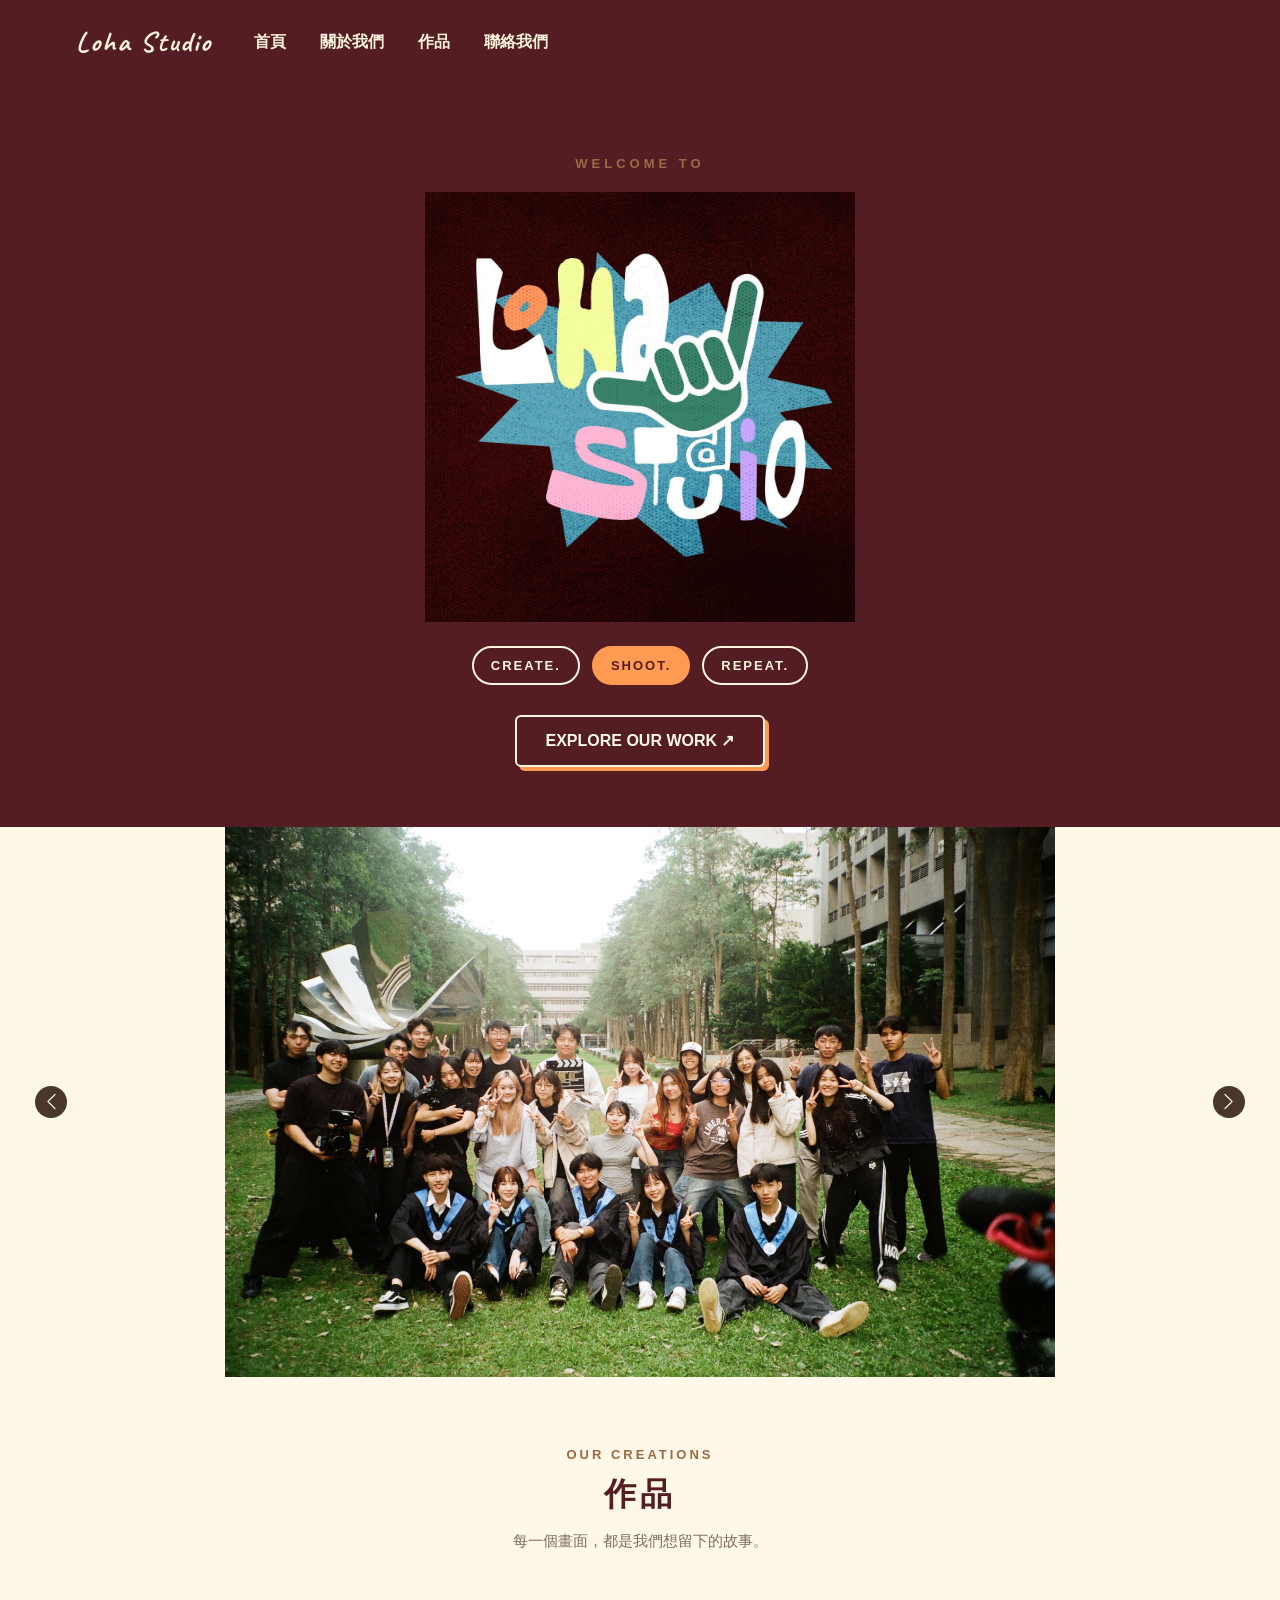
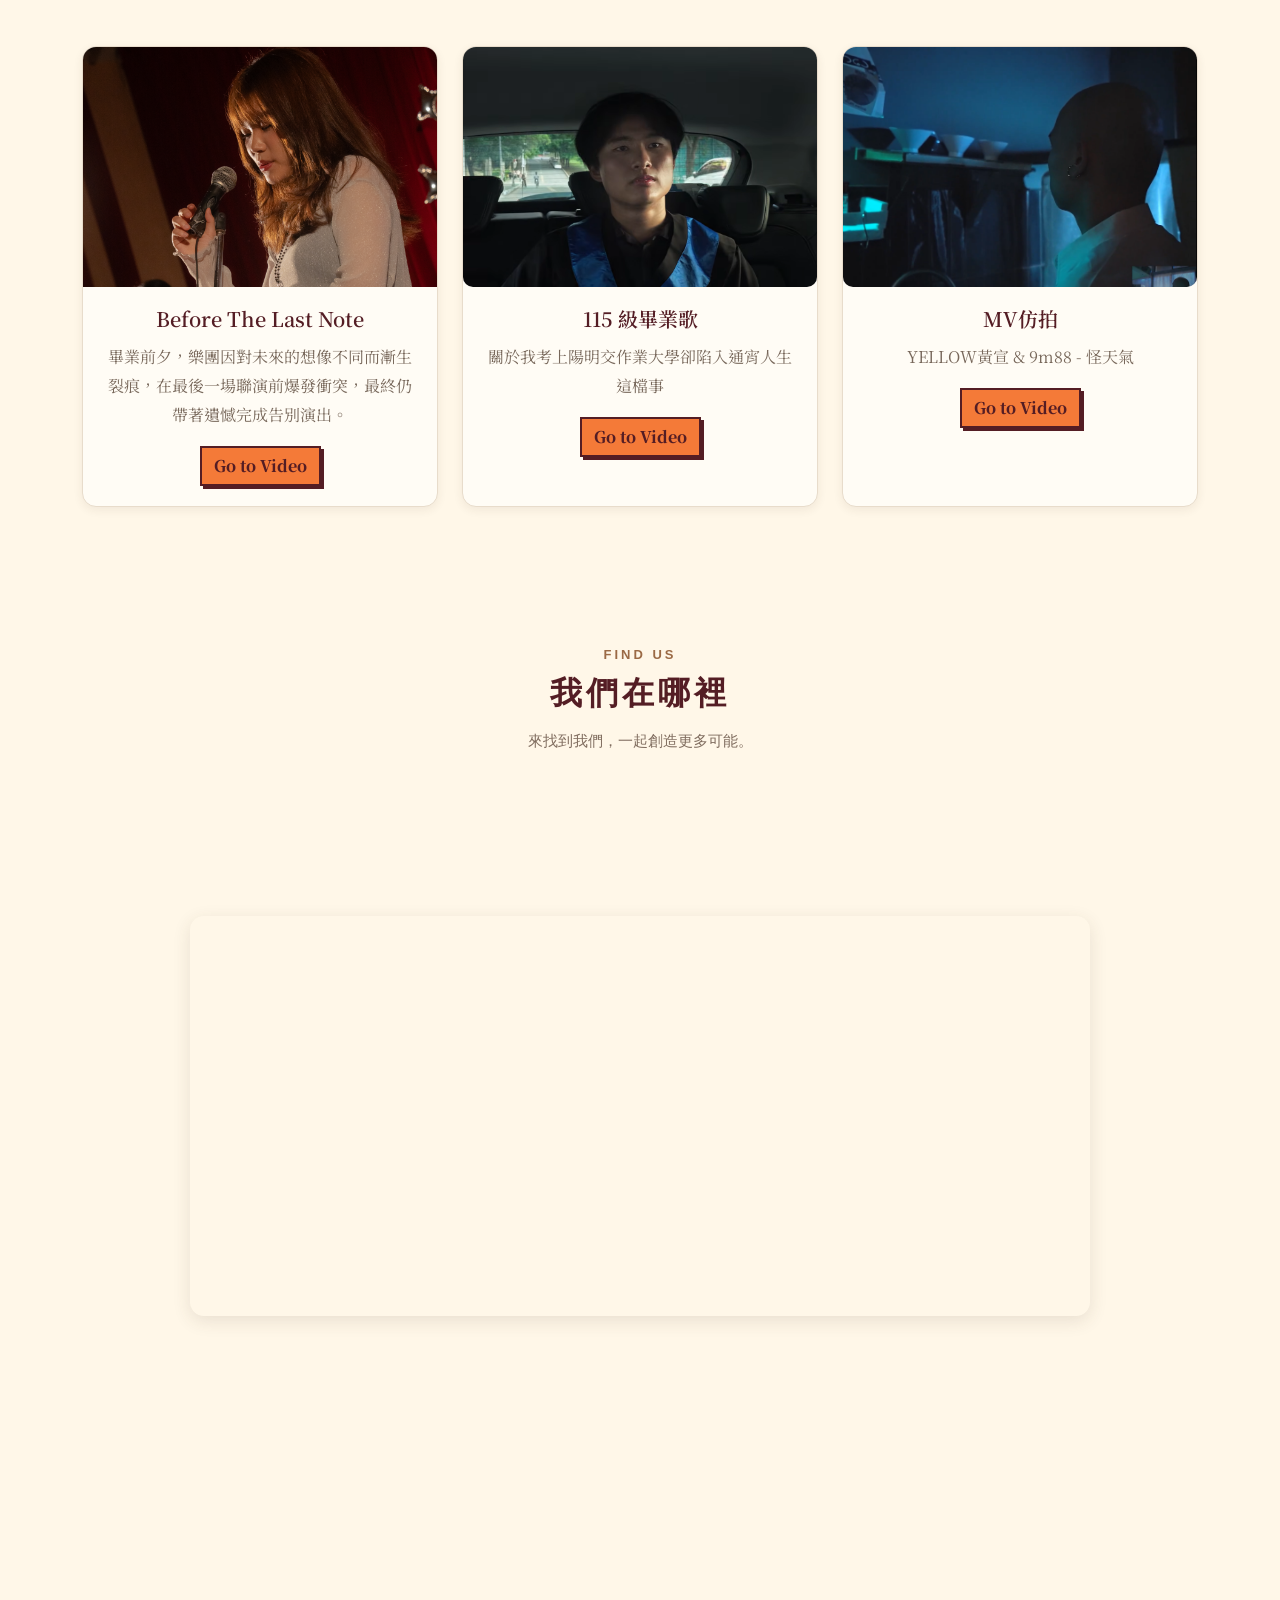
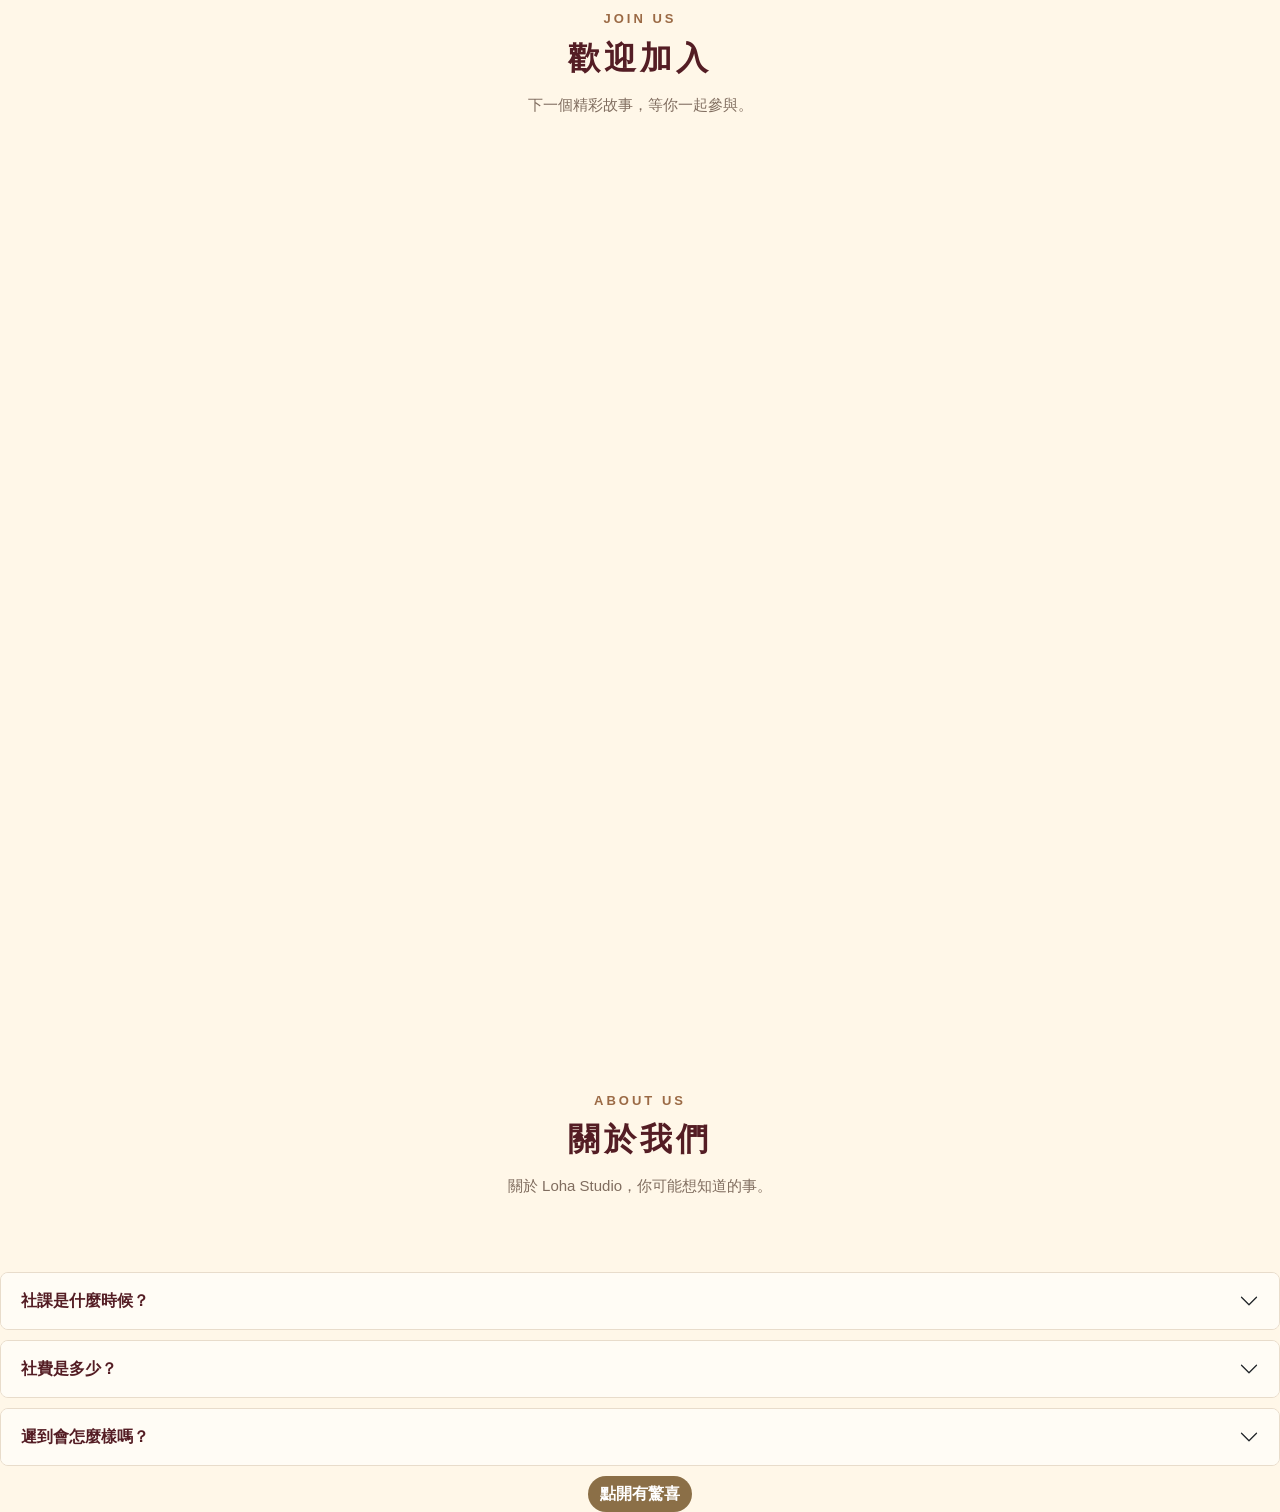
<file: index.html>
<!doctype html>
<html lang="en">
  <head>
    <meta charset="utf-8">
    <meta name="viewport" content="width=device-width, initial-scale=1">
    <title>Loha Studio</title>
    <link rel="short cut icon"href="image/title.jpg">
      <link href="https://cdn.jsdelivr.net/npm/bootstrap@5.3.8/dist/css/bootstrap.min.css" rel="stylesheet" integrity="sha384-sRIl4kxILFvY47J16cr9ZwB07vP4J8+LH7qKQnuqkuIAvNWLzeN8tE5YBujZqJLB" crossorigin="anonymous">
   <link rel="stylesheet" href="css/style.css">
   <link rel="preconnect" href="https://fonts.googleapis.com">
<link rel="preconnect" href="https://fonts.gstatic.com" crossorigin>
<link href="https://fonts.googleapis.com/css2?family=Cactus+Classical+Serif&family=Noto+Serif+HK:wght@200..900&family=Noto+Serif+TC:wght@200..900&family=PT+Serif:ital,wght@0,400;0,700;1,400;1,700&display=swap" rel="stylesheet">
<link rel="preconnect" href="https://fonts.googleapis.com">
<link rel="preconnect" href="https://fonts.gstatic.com" crossorigin>
<link href="https://fonts.googleapis.com/css2?family=Cactus+Classical+Serif&family=Caveat:wght@400..700&family=Noto+Serif+HK:wght@200..900&family=Noto+Serif+TC:wght@200..900&family=PT+Serif:ital,wght@0,400;0,700;1,400;1,700&display=swap" rel="stylesheet">
  </head>
  <body>
    <nav class="navbar navbar-expand-lg loha-navbar">
        <div class="container-fluid">  
            <a class="navbar-brand" href="https://www.instagram.com/lohastudio17/">Loha Studio</a>
            
             <button class="navbar-toggler" type="button" data-bs-toggle="collapse" data-bs-target="#navbarNavAltMarkup" aria-controls="navbarNavAltMarkup" aria-expanded="false" aria-label="Toggle navigation">
                <span class="navbar-toggler-icon"></span>
            </button>
        <div class="collapse navbar-collapse" id="navbarNavAltMarkup">
          <div class="navbar-nav">
        <a class="nav-link active" aria-current="page" href="https://www.instagram.com/lohastudio17/">首頁</a>
        <a class="nav-link" href="https://dcat.nycu.edu.tw/student-life/student-organizations-activities/student-clubs/">關於我們</a>
        <a class="nav-link" href="https://www.youtube.com/user/lohastudio/videos/">作品</a>
        <a class="nav-link" href="https://www.instagram.com/lohastudio17/">聯絡我們</a>
        </div>
     </div>
  </div>
    </nav>
    <section class="hero-section">
    <p class="hero-label">WELCOME TO</p>

    <img src="image/title.jpg"
         alt="Loha Studio"
         class="hero-logo">

    <div class="hero-bottom">
        <span>CREATE.</span>
        <span>SHOOT.</span>
        <span>REPEAT.</span>
    </div>

    <a href="#works" class="btn hero-button">
        EXPLORE OUR WORK ↗
    </a>
</section>
  <div id="carouselExampleFade" class="carousel slide carousel-fade"data-bs-ride="carousel"data-bs-interval="4000">
  <div class="carousel-inner">
    <div class="carousel-item active">
      <img src="image/graduate.jpg" class="d-block w-100" alt="115級畢業歌">
    </div>
  <div class="carousel-item">
      <img src="image/DSC01340.jpg" class="d-block w-100" alt="劇情片Before The Last Note">
    </div>
   <div class="carousel-item ">
      <img src="image/before.jpg" class="d-block w-100" alt="劇情片Before The Last Note">
    </div>
  <div class="carousel-item">
      <img src="image/DSC01177.jpg" class="d-block w-100" alt="劇情片Before The Last Note">
    </div>
  </div>
  <button class="carousel-control-prev" type="button" data-bs-target="#carouselExampleFade" data-bs-slide="prev">
    <span class="carousel-control-prev-icon" aria-hidden="true"></span>
    <span class="visually-hidden">Previous</span>
  </button>
  <button class="carousel-control-next" type="button" data-bs-target="#carouselExampleFade" data-bs-slide="next">
    <span class="carousel-control-next-icon" aria-hidden="true"></span>
    <span class="visually-hidden">Next</span>
  </button>
</div>
<section class="section-heading" id="works-heading">
    <p class="section-label">OUR CREATIONS</p>
    <h2>作品</h2>
    <p class="section-description">
        每一個畫面，都是我們想留下的故事。
    </p>
</section>
<div class="container works-section" id="works">
  <div class="row g-4">
    <div class="col-12 col-md-6 col-lg-4">
<div class="card">
  <img src="image/DSC01227.jpg" class="card-img-top work-img-first" alt="Before The Last Note">
  <div class="card-body text-center">
    <h5 class="card-title text-center">Before The Last Note</h5>
    <p class="card-text">畢業前夕，樂團因對未來的想像不同而漸生裂痕，在最後一場聯演前爆發衝突，最終仍帶著遺憾完成告別演出。</p>
    <a href="https://youtu.be/bCgb_QluHw4?si=n5_MbGpQpn5OOncT" class="btn btn-primary">Go to Video</a>
    </div>
  </div>
</div>
    <div class="col-12 col-md-6 col-lg-4"> 
<div class="card">
  <img src="image/螢幕擷取畫面 2026-10-27 193117.png" class="rb-10" alt="115 級畢業歌">
  <div class="card-body text-center">
    <h5 class="card-title text-center">115 級畢業歌</h5>
    <p class="card-text">關於我考上陽明交作業大學卻陷入通宵人生這檔事</p>
    <a href="https://youtu.be/bCgb_QluHw4?si=n5_MbGpQpn5OOncT" class="btn btn-primary">Go to Video</a>
    </div>
  </div>
</div>
    <div class="col-12 col-md-6 col-lg-4">
<div class="card">
  <img src="image/螢幕擷取畫面 2026-10-28 002406.png" class="rb-10" alt="MV訪拍">
  <div class="card-body text-center">
    <h5 class="card-title text-center">MV仿拍</h5>
    <p class="card-text">YELLOW黃宣 & 9m88 - 怪天氣</p>
    <a href="https://youtu.be/J0-dC4XPYPE?si=azMHRKRfFbcdeuMM" class="btn btn-primary">Go to Video</a>
       </div>
     </div>
    </div>
  </div>
</div>
<section class="section-heading">
    <p class="section-label">FIND US</p>
    <h2>我們在哪裡</h2>
    <p class="section-description">來找到我們，一起創造更多可能。</p>
</section>
<div class="ratio ratio-16x9">
  <section id="location">
    <iframe src="https://www.google.com/maps/embed?pb=!1m18!1m12!1m3!1d3622.2500158277157!2d120.99492197434557!3d24.78689104819933!2m3!1f0!2f0!3f0!3m2!1i1024!2i768!4f13.1!3m3!1m2!1s0x34683657ef245f31%3A0x3929da7f3a723e9a!2z5ZyL56uL6Zm95piO5Lqk6YCa5aSn5a24!5e0!3m2!1szh-TW!2stw!4v1793121155928!5m2!1szh-TW!2stw"  loading="lazy"
      referrerpolicy="strict-origin-when-cross-origin"
      allowfullscreen></iframe>
</div>
<section class="section-heading" id="join">
    <p class="section-label">JOIN US</p>
    <h2>歡迎加入</h2>
    <p class="section-description">下一個精彩故事，等你一起參與。</p>
</section>
<iframe src="https://docs.google.com/forms/d/e/1FAIpQLSfgKv5huryf4IVgx0mO9TKygfFsaz-oHws3EXOHKaiNR_auNw/viewform?embedded=true"  width="100%"height="800"style="border: 0;"></iframe>
<section class="section-heading">
    <p class="section-label">ABOUT US</p>
    <h2>關於我們</h2>
    <p class="section-description">關於 Loha Studio，你可能想知道的事。</p>
</section>
<div class="accordion accordion-flush" id="lohaa">
  <div class="accordion-item">
    <h2 class="accordion-header">
      <button class="accordion-button collapsed" type="button" data-bs-toggle="collapse" data-bs-target="#flush-collapseOne" aria-expanded="false" aria-controls="flush-collapseOne">
        社課是什麼時候？
      </button>
    </h2>
    <div id="flush-collapseOne" class="accordion-collapse collapse" data-bs-parent="#lohaa">
      <div class="accordion-body">每周四晚上七點到九點</div>
    </div>
  </div>
  <div class="accordion-item">
    <h2 class="accordion-header">
      <button class="accordion-button collapsed" type="button" data-bs-toggle="collapse" data-bs-target="#flush-collapseTwo" aria-expanded="false" aria-controls="flush-collapseTwo">
        社費是多少？
      </button>
    </h2>
    <div id="flush-collapseTwo" class="accordion-collapse collapse" data-bs-parent="#lohaa">
      <div class="accordion-body">1500元保你終生是Loha成員</div>
    </div>
  </div>
  <div class="accordion-item">
    <h2 class="accordion-header">
      <button class="accordion-button collapsed" type="button" data-bs-toggle="collapse" data-bs-target="#flush-collapseThree" aria-expanded="false" aria-controls="flush-collapseThree">
        遲到會怎麼樣嗎？
      </button>
    </h2>
    <div id="flush-collapseThree" class="accordion-collapse collapse" data-bs-parent="#lohaa">
      <div class="accordion-body">最後一個到的人要做波比跳然後幫社長捶背+搬器材</div>
    </div>
  </div>
</div>
<div class="text-center">
<button type="button" class="btn btn-primary" style="background-color: #8B6F47;border: none;" data-bs-toggle="modal" data-bs-target="#lohaModal">點開有驚喜
</button>
    <div class="modal" tabindex="-1" id="lohaModal">
  <div class="modal-dialog">
    <div class="modal-content">
      <div class="modal-header">
        <h5 class="modal-title">關於 Loha Studio</h5>
        <button type="button" class="btn-close" data-bs-dismiss="modal" aria-label="Close"></button>
      </div>
      <div class="modal-body">
        <p> 歡迎來到 Loha Studio，這裡記錄我們的影像創作與作品啾啾啾。</p>
      </div>
      <div class="modal-footer">
        <button type="button" class="btn btn-secondary" data-bs-dismiss="modal">Close</button>
        </div>
      </div>
    </div>
  </div>
</div> 
  <script src="https://cdn.jsdelivr.net/npm/bootstrap@5.3.8/dist/js/bootstrap.bundle.min.js" integrity="sha384-FKyoEForCGlyvwx9Hj09JcYn3nv7wiPVlz7YYwJrWVcXK/BmnVDxM+D2scQbITxI" crossorigin="anonymous"></script>
  </body>
</html>
</file>
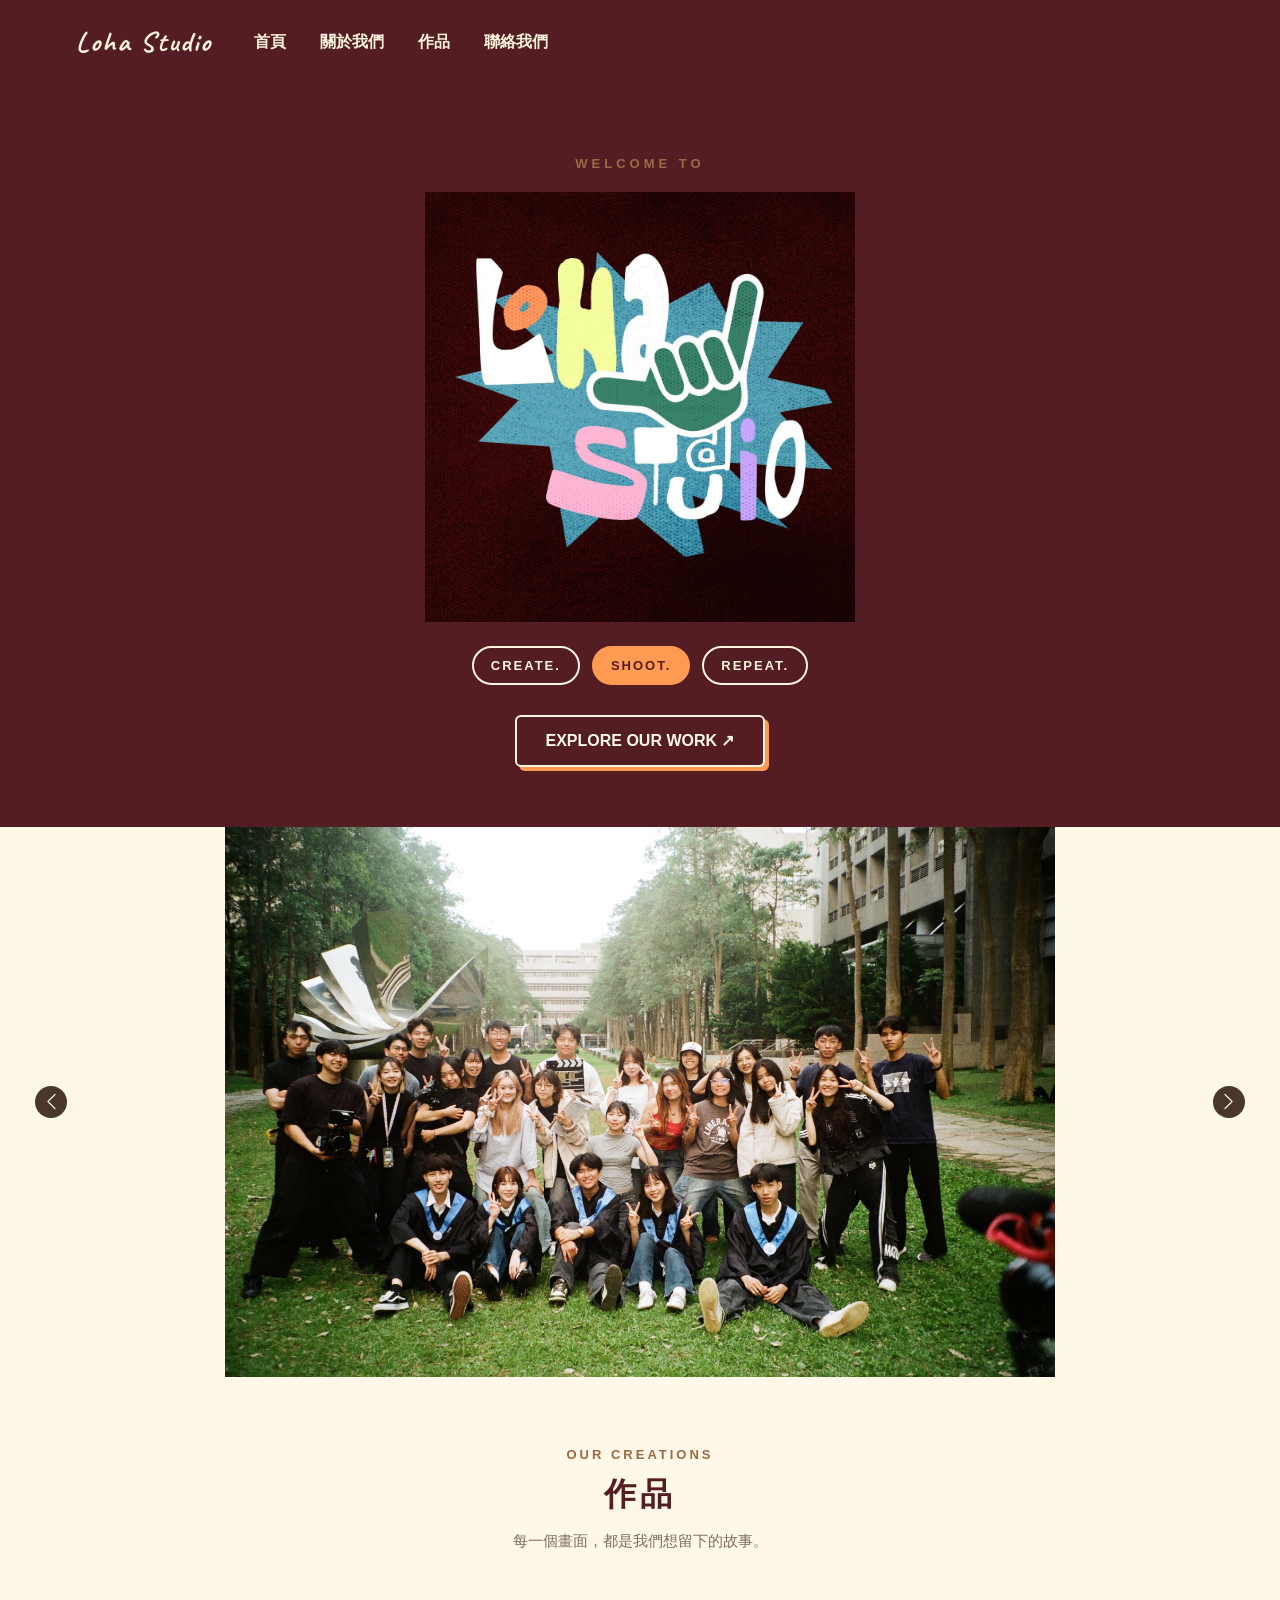
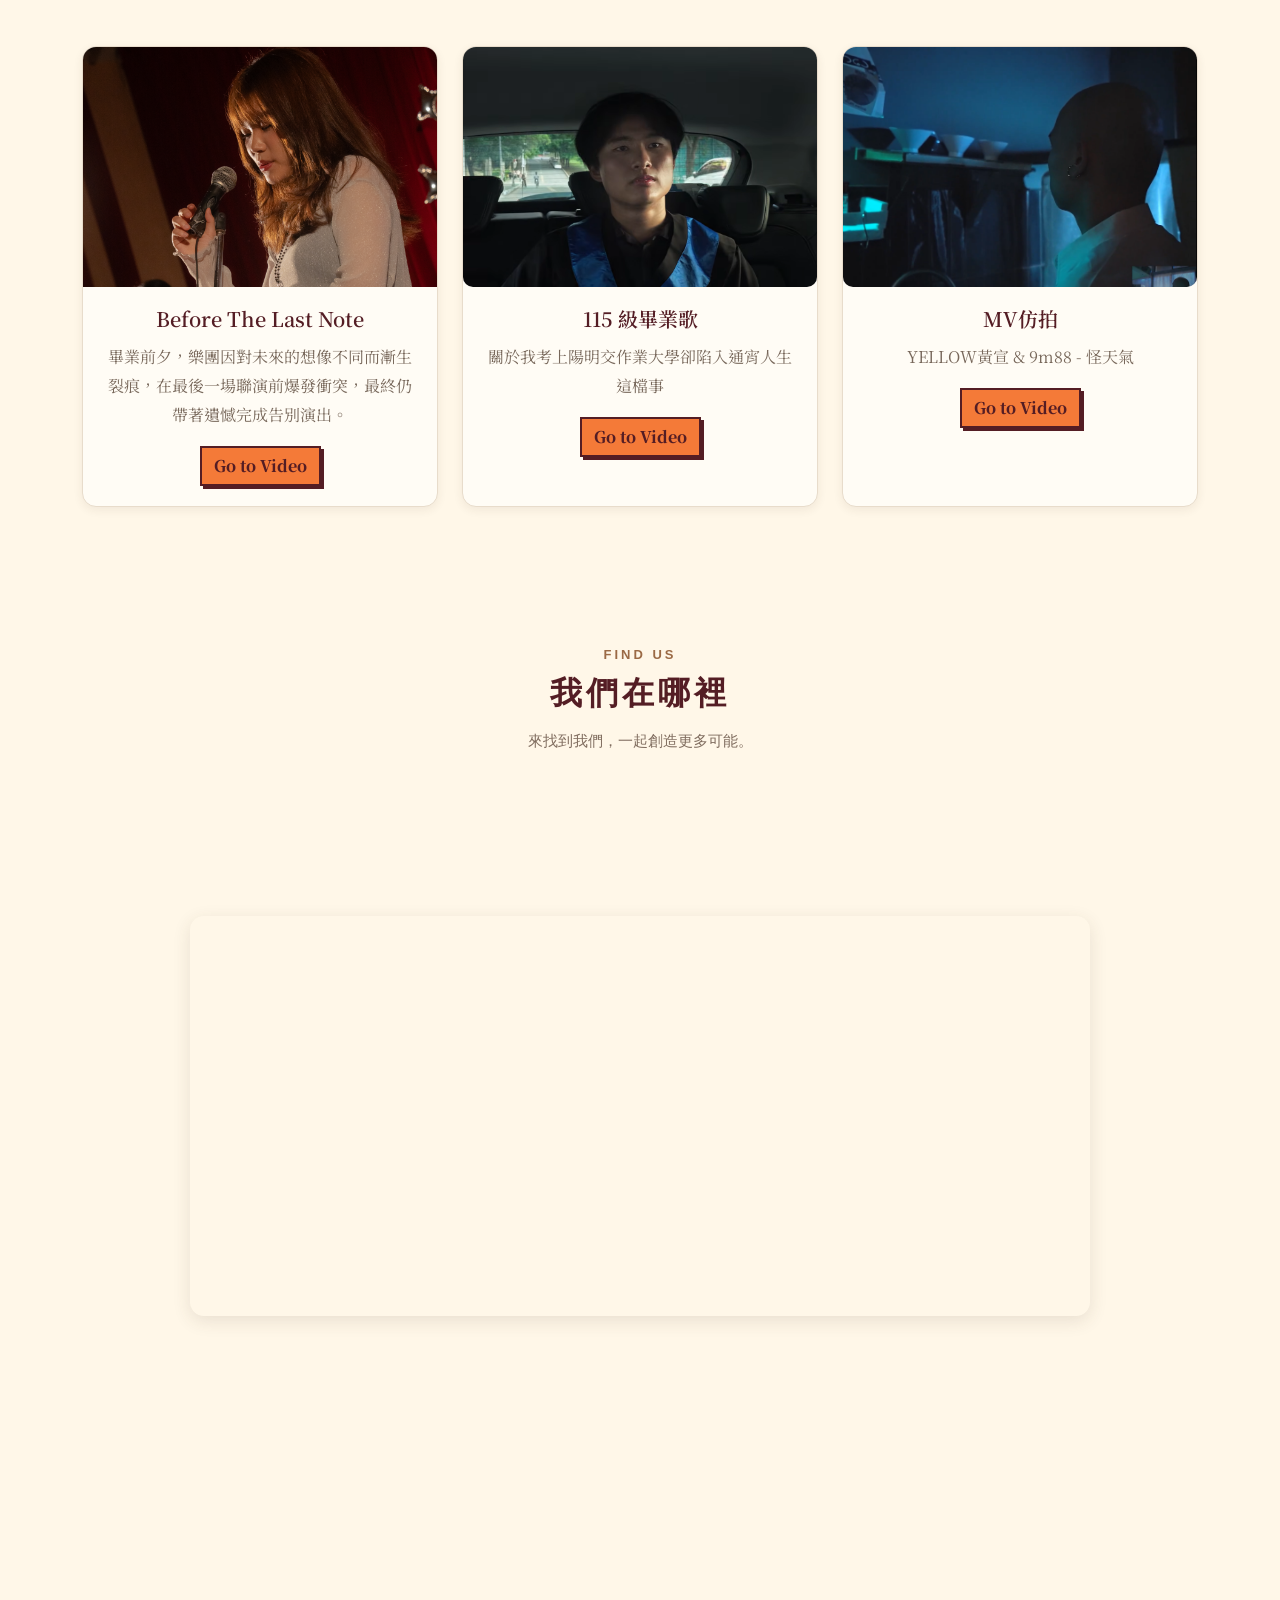
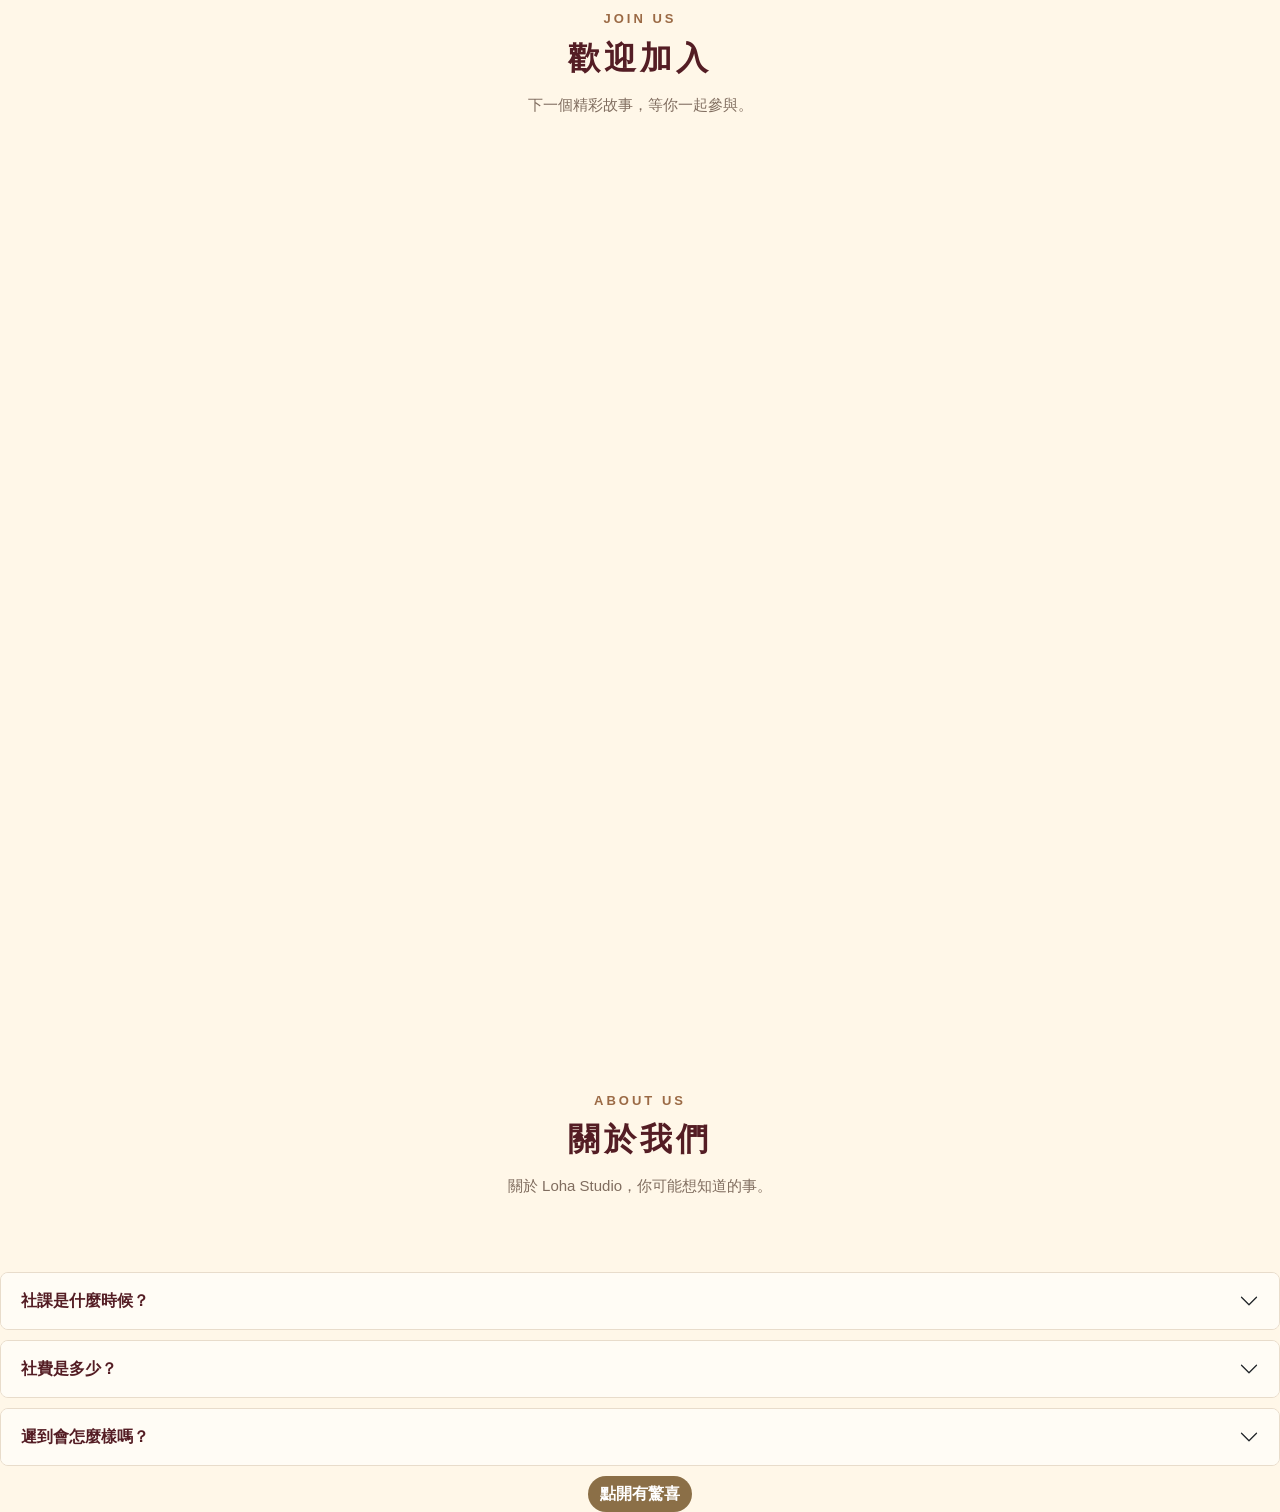
<file: homework/index.html>
<!doctype html>
<html lang="en">
  <head>
    <meta charset="utf-8">
    <meta name="viewport" content="width=device-width, initial-scale=1">
    <title>Loha Studio</title>
    <link rel="short cut icon"href="image/title.jpg">
      <link href="https://cdn.jsdelivr.net/npm/bootstrap@5.3.8/dist/css/bootstrap.min.css" rel="stylesheet" integrity="sha384-sRIl4kxILFvY47J16cr9ZwB07vP4J8+LH7qKQnuqkuIAvNWLzeN8tE5YBujZqJLB" crossorigin="anonymous">
   <link rel="stylesheet" href="css/style.css">
   <link rel="preconnect" href="https://fonts.googleapis.com">
<link rel="preconnect" href="https://fonts.gstatic.com" crossorigin>
<link href="https://fonts.googleapis.com/css2?family=Cactus+Classical+Serif&family=Noto+Serif+HK:wght@200..900&family=Noto+Serif+TC:wght@200..900&family=PT+Serif:ital,wght@0,400;0,700;1,400;1,700&display=swap" rel="stylesheet">
<link rel="preconnect" href="https://fonts.googleapis.com">
<link rel="preconnect" href="https://fonts.gstatic.com" crossorigin>
<link href="https://fonts.googleapis.com/css2?family=Cactus+Classical+Serif&family=Caveat:wght@400..700&family=Noto+Serif+HK:wght@200..900&family=Noto+Serif+TC:wght@200..900&family=PT+Serif:ital,wght@0,400;0,700;1,400;1,700&display=swap" rel="stylesheet">
  </head>
  <script async src="https://www.googletagmanager.com/gtm.js?id=GTM-MR42HBD2"></script>
<script>
  window.dataLayer = window.dataLayer || [];
  function gtag(){dataLayer.push(arguments);}
  gtag('js', new Date());
</script>
  <body>
    <nav class="navbar navbar-expand-lg loha-navbar">
        <div class="container-fluid">  
            <a class="navbar-brand" href="https://www.instagram.com/lohastudio17/">Loha Studio</a>
            
             <button class="navbar-toggler" type="button" data-bs-toggle="collapse" data-bs-target="#navbarNavAltMarkup" aria-controls="navbarNavAltMarkup" aria-expanded="false" aria-label="Toggle navigation">
                <span class="navbar-toggler-icon"></span>
            </button>
        <div class="collapse navbar-collapse" id="navbarNavAltMarkup">
          <div class="navbar-nav">
        <a class="nav-link active" aria-current="page" href="https://www.instagram.com/lohastudio17/">首頁</a>
        <a class="nav-link" href="https://dcat.nycu.edu.tw/student-life/student-organizations-activities/student-clubs/">關於我們</a>
        <a class="nav-link" href="https://www.youtube.com/user/lohastudio/videos/">作品</a>
        <a class="nav-link" href="https://www.instagram.com/lohastudio17/">聯絡我們</a>
        </div>
     </div>
  </div>
    </nav>
    <section class="hero-section">
    <p class="hero-label">WELCOME TO</p>

    <img src="image/title.jpg"
         alt="Loha Studio"
         class="hero-logo">

    <div class="hero-bottom">
        <span>CREATE.</span>
        <span>SHOOT.</span>
        <span>REPEAT.</span>
    </div>

    <a href="#works" class="btn hero-button">
        EXPLORE OUR WORK ↗
    </a>
</section>
  <div id="carouselExampleFade" class="carousel slide carousel-fade"data-bs-ride="carousel"data-bs-interval="4000">
  <div class="carousel-inner">
    <div class="carousel-item active">
      <img src="image/graduate.jpg" class="d-block w-100" alt="115級畢業歌">
    </div>
  <div class="carousel-item">
      <img src="image/DSC01340.jpg" class="d-block w-100" alt="劇情片Before The Last Note">
    </div>
   <div class="carousel-item ">
      <img src="image/before.jpg" class="d-block w-100" alt="劇情片Before The Last Note">
    </div>
  <div class="carousel-item">
      <img src="image/DSC01177.jpg" class="d-block w-100" alt="劇情片Before The Last Note">
    </div>
  </div>
  <button class="carousel-control-prev" type="button" data-bs-target="#carouselExampleFade" data-bs-slide="prev">
    <span class="carousel-control-prev-icon" aria-hidden="true"></span>
    <span class="visually-hidden">Previous</span>
  </button>
  <button class="carousel-control-next" type="button" data-bs-target="#carouselExampleFade" data-bs-slide="next">
    <span class="carousel-control-next-icon" aria-hidden="true"></span>
    <span class="visually-hidden">Next</span>
  </button>
</div>
<section class="section-heading" id="works-heading">
    <p class="section-label">OUR CREATIONS</p>
    <h2>作品</h2>
    <p class="section-description">
        每一個畫面，都是我們想留下的故事。
    </p>
</section>
<div class="container works-section" id="works">
  <div class="row g-4">
    <div class="col-12 col-md-6 col-lg-4">
<div class="card">
  <img src="image/DSC01227.jpg" class="card-img-top work-img-first" alt="Before The Last Note">
  <div class="card-body text-center">
    <h5 class="card-title text-center">Before The Last Note</h5>
    <p class="card-text">畢業前夕，樂團因對未來的想像不同而漸生裂痕，在最後一場聯演前爆發衝突，最終仍帶著遺憾完成告別演出。</p>
    <a href="https://youtu.be/bCgb_QluHw4?si=n5_MbGpQpn5OOncT" class="btn btn-primary">Go to Video</a>
    </div>
  </div>
</div>
    <div class="col-12 col-md-6 col-lg-4"> 
<div class="card">
  <img src="image/螢幕擷取畫面 2026-10-27 193117.png" class="rb-10" alt="115 級畢業歌">
  <div class="card-body text-center">
    <h5 class="card-title text-center">115 級畢業歌</h5>
    <p class="card-text">關於我考上陽明交作業大學卻陷入通宵人生這檔事</p>
    <a href="https://youtu.be/bCgb_QluHw4?si=n5_MbGpQpn5OOncT" class="btn btn-primary">Go to Video</a>
    </div>
  </div>
</div>
    <div class="col-12 col-md-6 col-lg-4">
<div class="card">
  <img src="image/螢幕擷取畫面 2026-10-28 002406.png" class="rb-10" alt="MV訪拍">
  <div class="card-body text-center">
    <h5 class="card-title text-center">MV仿拍</h5>
    <p class="card-text">YELLOW黃宣 & 9m88 - 怪天氣</p>
    <a href="https://youtu.be/J0-dC4XPYPE?si=azMHRKRfFbcdeuMM" class="btn btn-primary">Go to Video</a>
       </div>
     </div>
    </div>
  </div>
</div>
<section class="section-heading">
    <p class="section-label">FIND US</p>
    <h2>我們在哪裡</h2>
    <p class="section-description">來找到我們，一起創造更多可能。</p>
</section>
<div class="ratio ratio-16x9">
  <section id="location">
    <iframe src="https://www.google.com/maps/embed?pb=!1m18!1m12!1m3!1d3622.2500158277157!2d120.99492197434557!3d24.78689104819933!2m3!1f0!2f0!3f0!3m2!1i1024!2i768!4f13.1!3m3!1m2!1s0x34683657ef245f31%3A0x3929da7f3a723e9a!2z5ZyL56uL6Zm95piO5Lqk6YCa5aSn5a24!5e0!3m2!1szh-TW!2stw!4v1793121155928!5m2!1szh-TW!2stw"  loading="lazy"
      referrerpolicy="strict-origin-when-cross-origin"
      allowfullscreen></iframe>
</div>
<section class="section-heading" id="join">
    <p class="section-label">JOIN US</p>
    <h2>歡迎加入</h2>
    <p class="section-description">下一個精彩故事，等你一起參與。</p>
</section>
<iframe src="https://docs.google.com/forms/d/e/1FAIpQLSfgKv5huryf4IVgx0mO9TKygfFsaz-oHws3EXOHKaiNR_auNw/viewform?embedded=true"  width="100%"height="800"style="border: 0;"></iframe>
<section class="section-heading">
    <p class="section-label">ABOUT US</p>
    <h2>關於我們</h2>
    <p class="section-description">關於 Loha Studio，你可能想知道的事。</p>
</section>
<div class="accordion accordion-flush" id="lohaa">
  <div class="accordion-item">
    <h2 class="accordion-header">
      <button class="accordion-button collapsed" type="button" data-bs-toggle="collapse" data-bs-target="#flush-collapseOne" aria-expanded="false" aria-controls="flush-collapseOne">
        社課是什麼時候？
      </button>
    </h2>
    <div id="flush-collapseOne" class="accordion-collapse collapse" data-bs-parent="#lohaa">
      <div class="accordion-body">每周四晚上七點到九點</div>
    </div>
  </div>
  <div class="accordion-item">
    <h2 class="accordion-header">
      <button class="accordion-button collapsed" type="button" data-bs-toggle="collapse" data-bs-target="#flush-collapseTwo" aria-expanded="false" aria-controls="flush-collapseTwo">
        社費是多少？
      </button>
    </h2>
    <div id="flush-collapseTwo" class="accordion-collapse collapse" data-bs-parent="#lohaa">
      <div class="accordion-body">1500元保你終生是Loha成員</div>
    </div>
  </div>
  <div class="accordion-item">
    <h2 class="accordion-header">
      <button class="accordion-button collapsed" type="button" data-bs-toggle="collapse" data-bs-target="#flush-collapseThree" aria-expanded="false" aria-controls="flush-collapseThree">
        遲到會怎麼樣嗎？
      </button>
    </h2>
    <div id="flush-collapseThree" class="accordion-collapse collapse" data-bs-parent="#lohaa">
      <div class="accordion-body">最後一個到的人要做波比跳然後幫社長捶背+搬器材</div>
    </div>
  </div>
</div>
<div class="text-center">
<button type="button" class="btn btn-primary" style="background-color: #8B6F47;border: none;" data-bs-toggle="modal" data-bs-target="#lohaModal">點開有驚喜
</button>
    <div class="modal" tabindex="-1" id="lohaModal">
  <div class="modal-dialog">
    <div class="modal-content">
      <div class="modal-header">
        <h5 class="modal-title">關於 Loha Studio</h5>
        <button type="button" class="btn-close" data-bs-dismiss="modal" aria-label="Close"></button>
      </div>
      <div class="modal-body">
        <p> 歡迎來到 Loha Studio，這裡記錄我們的影像創作與作品啾啾啾。</p>
      </div>
      <div class="modal-footer">
        <button type="button" class="btn btn-secondary" data-bs-dismiss="modal">Close</button>
        </div>
      </div>
    </div>
  </div>
</div> 
  <script src="https://cdn.jsdelivr.net/npm/bootstrap@5.3.8/dist/js/bootstrap.bundle.min.js" integrity="sha384-FKyoEForCGlyvwx9Hj09JcYn3nv7wiPVlz7YYwJrWVcXK/BmnVDxM+D2scQbITxI" crossorigin="anonymous"></script>
  </body>
</html>
</file>
<file: css/style.css>
.rb-10{
  width: 100% ;
  height: 310px ;
  object-fit: cover;
  border-radius: 10px ;  object-position: center 25%
}
.rb20{color: rgb(0, 0, 0);font-size:20px;line-height: 1.8;font-family: "Noto Serif TC", serif;font-optical-sizing: auto;font-weight: 400;font-style: normal;}
.card{font-family: "Noto Serif TC", serif;}
.navbar{font-family: "Caveat", serif; font-weight: 400; font-style: normal;}
body {background-color: #FFF7E8;
    color: #49372B;
    font-family: "Noto Sans TC", sans-serif;}

/* 導覽列 */
.navbar {
    background-color: #FFF7E8 !important;
    border-bottom: 1px solid #E8D8C4;
}

.navbar-brand {
    color: #F47A38 !important;
    font-weight: 900;
    letter-spacing: 2px;
}

.nav-link {
    color: #49372B !important;
}

/* 區塊標題 */
h1, h2, h3 {
    font-weight: 800;
    letter-spacing: 1px;
}

/* 作品卡片 */
.card {
    background-color: #FFFFFF;
    border: none;
    border-radius: 18px;
    overflow: hidden;
    box-shadow: 0 5px 18px rgba(73, 55, 43, 0.08);
    transition: transform 0.25s ease;
}

.card:hover {
    transform: translateY(-5px);
}

/* 按鈕 */
.btn {
    border-radius: 999px;
    font-weight: 700;
}

.btn-primary {
    background-color: #F47A38;
    border-color: #F47A38;
}

.btn-primary:hover {
    background-color: #D95F24;
    border-color: #D95F24;
}
/* 首頁主視覺 */
.hero-section {
    padding: 100px 20px 80px;
    text-align: center;
    overflow: hidden;
}


.hero-section {
    background-color: #541D24;
    color: #FFF4DF;
    text-align: center;
    padding: 55px 20px 65px;
}

.hero-label {
    color: #FF9A52;
    font-size: 12px;
    font-weight: 800;
    letter-spacing: 5px;
    margin-bottom: 24px;
}

.hero-logo {
    display: block;
    width: min(100%, 430px);
    height: auto;
    margin: 0 auto 28px;
}

.hero-bottom {
    display: flex;
    justify-content: center;
    flex-wrap: wrap;
    gap: 12px;
    margin-bottom: 30px;
}

.hero-bottom span {
    border: 2px solid #FFF4DF;
    border-radius: 50px;
    padding: 8px 17px;
    font-size: 13px;
    font-weight: 800;
    letter-spacing: 2px;
}

.hero-bottom span:nth-child(2) {
    background-color: #FF9A52;
    color: #541D24;
    border-color: #FF9A52;
}

.hero-button {
    background-color: #FFF4DF;
    color: #541D24;
    border: 2px solid #FFF4DF;
    border-radius: 0;
    padding: 12px 24px;
    font-weight: 800;
    box-shadow: 4px 4px 0 #FF9A52;
}

.hero-button:hover {
    background-color: #FF9A52;
    border-color: #FF9A52;
    color: #541D24;
}

@media (max-width: 576px) {
    .hero-section {
        padding: 40px 16px 50px;
    }

    .hero-logo {
        width: min(100%, 340px);
    }
}
/* Loha Studio 導覽列 */
.loha-navbar {
    background-color: #541D24 !important;
    padding: 16px 5%;
    border-bottom: none;
}

.loha-navbar .navbar-brand {
    color: #FFF4DF !important;
    font-family: "Caveat", cursive;
    font-size: 28px;
    font-weight: 700;
}

.loha-navbar .nav-link {
    color: #FFF4DF !important;
    margin-left: 18px;
    font-weight: 600;
}

.loha-navbar .nav-link:hover {
    color: #FF9A52 !important;
}

/* 作品區標題 */
.section-heading {
    background-color: #FFF7E8;
    text-align: center;
    padding: 65px 20px 35px;
}

.section-label {
    color: #F47A38;
    font-size: 12px;
    font-weight: 800;
    letter-spacing: 4px;
    margin-bottom: 12px;
}

.section-heading h2 {
    color: #541D24;
    font-size: clamp(36px, 5vw, 54px);
    font-weight: 900;
    margin-bottom: 12px;
}

.section-heading h2 span {
    color: #F47A38;
}

.section-description {
    color: #78685B;
    margin-bottom: 0;
}

/* 作品卡片區 */
.works-section {
    padding-top: 20px;
    padding-bottom: 70px;
}

.works-section .card {
    height: 100%;
    background-color: #FFFCF5;
    border: 1px solid #E9D8C7;
    border-radius: 8px;
    box-shadow: 5px 5px 0 #541D24;
    overflow: hidden;
}

.works-section .card img {
    width: 100%;
    object-fit: cover;
}

.works-section .card-body {
    padding: 24px 20px;
}

.works-section .card-title {
    color: #541D24;
    font-weight: 800;
}

.works-section .card-text {
    color: #78685B;
    line-height: 1.8;
}

.works-section .btn-primary {
    background-color: #F47A38 !important;
    border: 2px solid #541D24 !important;
    color: #541D24;
    border-radius: 0;
    font-weight: 800;
    box-shadow: 3px 3px 0 #541D24;
}

.works-section .btn-primary:hover {
    background-color: #541D24 !important;
    color: #FFF7E8;
}
/* 首頁輪播圖 */
#carouselExampleFade .carousel-item img {
    width: 100%;
    height: 550px;
    object-fit: contain;
    object-position: center;
    background-color: #FFF7E8;
}

/* 手機版輪播圖 */
@media (max-width: 768px) {
    #carouselExampleFade .carousel-item img {
        height: 300px;
    }
}

/* 作品卡片圖片 */
.works-section .card img {
    width: 100%;
    height: 240px;
    object-fit: cover;
    object-position: center top;
}

/* 輪播左右箭頭 */
#carouselExampleFade .carousel-control-prev,
#carouselExampleFade .carousel-control-next {
    z-index: 10;
    width: 8%;
    opacity: 1;
}

/* 輪播箭頭樣式 */
#carouselExampleFade .carousel-control-prev-icon,
#carouselExampleFade .carousel-control-next-icon {
    background-color: #49372B;
    border-radius: 50%;
    background-size: 60% 60%;
}
.works-section .card img.work-img-first {
    object-position: center 20%;
}
.navbar-toggler {
    border: 1px solid #541D24;
}

.navbar-toggler-icon {
    background-image: none !important;
    position: relative;
    display: inline-block;
    width: 28px;
    height: 22px;
    border-top: 3px solid #FFF7E8;
    border-bottom: 3px solid #FFF7E8;
}

.navbar-toggler-icon::after {
    content: "";
    position: absolute;
    left: 0;
    top: 7px;
    width: 100%;
    border-top: 3px solid #FFF7E8;
}

.works-section .card {
    background-color: #FFFCF5;
    border: 1px solid #E8DCCB;
    border-radius: 14px;
    overflow: hidden;
    box-shadow: 0 3px 10px rgba(73, 55, 43, 0.08);
    transition: transform 0.25s ease,
                box-shadow 0.25s ease;
}

/* 滑鼠移到卡片上 */
.works-section .card:hover {
    transform: translateY(-4px);
    box-shadow: 0 8px 18px rgba(73, 55, 43, 0.14);
}

/* 卡片文字區 */
.works-section .card .card-body {
    padding: 20px;
}

/* 卡片標題 */
.works-section .card .card-title {
    color: #541D24;
    font-weight: 600;
    margin-bottom: 12px;
}
/* 作品區塊標題 */
.section-heading {
    text-align: center;
    margin-bottom: 36px;
}

/* 作品小標籤 */
.section-label {
    display: inline-block;
    color: #9B6A45;
    font-size: 13px;
    letter-spacing: 3px;
    text-transform: uppercase;
    margin-bottom: 10px;
}

/* 作品主標題 */
.section-heading h2 {
    color: #541D24;
    font-size: 32px;
    font-weight: 600;
    letter-spacing: 4px;
    margin-bottom: 14px;
}

/* 作品介紹文字 */
.section-description {
    color: #806D5F;
    font-size: 15px;
    line-height: 1.9;
    max-width: 600px;
    margin: 0 auto;
}
/* 首頁主視覺 */
.hero-section {
    text-align: center;
    padding: 70px 20px 60px;
}

/* 首頁小標籤 */
.hero-label {
    color: #9B6A45;
    font-size: 13px;
    letter-spacing: 4px;
    margin-bottom: 18px;
}

/* 首頁主標題 */
.hero-logo {
    color: #541D24;
    font-size: clamp(36px, 6vw, 64px);
    font-weight: 600;
    letter-spacing: 3px;
    line-height: 1.3;
    margin-bottom: 24px;
}

/* 首頁按鈕 */
.hero-button {
    display: inline-block;
    background-color: #541D24;
    color: #FFF7E8;
    padding: 12px 28px;
    border-radius: 6px;
    text-decoration: none;
    transition: background-color 0.25s ease,
                transform 0.25s ease;
}

/* 滑鼠移入效果 */
.hero-button:hover {
    background-color: #7A343B;
    color: #FFF7E8;
    transform: translateY(-2px);
}

/* 手機版首頁間距 */
@media (max-width: 768px) {
    .hero-section {
        padding: 45px 16px 40px;
    }

    .hero-logo {
        letter-spacing: 1px;
    }
}
/* 地圖區塊 */
#location {
    padding: 60px 20px;
}

/* 地圖外框 */
#location iframe {
    display: block;
    width: 100%;
    max-width: 900px;
    height: 400px;
    margin: 30px auto 0;
    border: 0;
    border-radius: 14px;
    box-shadow: 0 5px 18px rgba(73, 55, 43, 0.12);
}

/* 手機版地圖 */
@media (max-width: 768px) {
    #location {
        padding: 40px 16px;
    }

    #location iframe {
        height: 300px;
    }
}
/* 歡迎加入區塊 */
#join {
    padding: 60px 20px;
    background-color: #FFF7E8;
}

/* Google 表單 */
#join iframe {
    display: block;
    width: 100%;
    max-width: 720px;
    height: 850px;
    margin: 30px auto 0;
    border: 1px solid #E8DCCB;
    border-radius: 12px;
    background-color: #FFFCF5;
    box-shadow: 0 5px 18px rgba(73, 55, 43, 0.10);
}

/* 手機版表單 */
@media (max-width: 768px) {
    #join {
        padding: 40px 16px;
    }

    #join iframe {
        height: 950px;
    }
}
/* 關於我們*/
#lohaa .accordion-item {
    background-color: #FFFCF5;
    border: 1px solid #E8DCCB;
    margin-bottom: 10px;
    border-radius: 8px;
    overflow: hidden;
}

/*標題 */
#lohaa .accordion-button {
    background-color: #FFFCF5;
    color: #541D24;
    font-weight: 600;
    padding: 18px 20px;
    box-shadow: none;
}

/* 展開標題 */
#lohaa .accordion-button:not(.collapsed) {
    background-color: #541D24;
    color: #FFF7E8;
}

/* 展開收合箭頭 */
#lohaa .accordion-button::after {
    filter: none;
}

#lohaa .accordion-button:not(.collapsed)::after {
    filter: brightness(0) invert(1);
}

#lohaa .accordion-body {
    background-color: #FFFCF5;
    color: #49372B;
    line-height: 1.9;
    padding: 20px;
}
</file>
<file: homework/css/style.css>
.rb-10{
  width: 100% ;
  height: 310px ;
  object-fit: cover;
  border-radius: 10px ;  object-position: center 25%
}
.rb20{color: rgb(0, 0, 0);font-size:20px;line-height: 1.8;font-family: "Noto Serif TC", serif;font-optical-sizing: auto;font-weight: 400;font-style: normal;}
.card{font-family: "Noto Serif TC", serif;}
.navbar{font-family: "Caveat", serif; font-weight: 400; font-style: normal;}
body {background-color: #FFF7E8;
    color: #49372B;
    font-family: "Noto Sans TC", sans-serif;}

/* 導覽列 */
.navbar {
    background-color: #FFF7E8 !important;
    border-bottom: 1px solid #E8D8C4;
}

.navbar-brand {
    color: #F47A38 !important;
    font-weight: 900;
    letter-spacing: 2px;
}

.nav-link {
    color: #49372B !important;
}

/* 區塊標題 */
h1, h2, h3 {
    font-weight: 800;
    letter-spacing: 1px;
}

/* 作品卡片 */
.card {
    background-color: #FFFFFF;
    border: none;
    border-radius: 18px;
    overflow: hidden;
    box-shadow: 0 5px 18px rgba(73, 55, 43, 0.08);
    transition: transform 0.25s ease;
}

.card:hover {
    transform: translateY(-5px);
}

/* 按鈕 */
.btn {
    border-radius: 999px;
    font-weight: 700;
}

.btn-primary {
    background-color: #F47A38;
    border-color: #F47A38;
}

.btn-primary:hover {
    background-color: #D95F24;
    border-color: #D95F24;
}
/* 首頁主視覺 */
.hero-section {
    padding: 100px 20px 80px;
    text-align: center;
    overflow: hidden;
}


.hero-section {
    background-color: #541D24;
    color: #FFF4DF;
    text-align: center;
    padding: 55px 20px 65px;
}

.hero-label {
    color: #FF9A52;
    font-size: 12px;
    font-weight: 800;
    letter-spacing: 5px;
    margin-bottom: 24px;
}

.hero-logo {
    display: block;
    width: min(100%, 430px);
    height: auto;
    margin: 0 auto 28px;
}

.hero-bottom {
    display: flex;
    justify-content: center;
    flex-wrap: wrap;
    gap: 12px;
    margin-bottom: 30px;
}

.hero-bottom span {
    border: 2px solid #FFF4DF;
    border-radius: 50px;
    padding: 8px 17px;
    font-size: 13px;
    font-weight: 800;
    letter-spacing: 2px;
}

.hero-bottom span:nth-child(2) {
    background-color: #FF9A52;
    color: #541D24;
    border-color: #FF9A52;
}

.hero-button {
    background-color: #FFF4DF;
    color: #541D24;
    border: 2px solid #FFF4DF;
    border-radius: 0;
    padding: 12px 24px;
    font-weight: 800;
    box-shadow: 4px 4px 0 #FF9A52;
}

.hero-button:hover {
    background-color: #FF9A52;
    border-color: #FF9A52;
    color: #541D24;
}

@media (max-width: 576px) {
    .hero-section {
        padding: 40px 16px 50px;
    }

    .hero-logo {
        width: min(100%, 340px);
    }
}
/* Loha Studio 導覽列 */
.loha-navbar {
    background-color: #541D24 !important;
    padding: 16px 5%;
    border-bottom: none;
}

.loha-navbar .navbar-brand {
    color: #FFF4DF !important;
    font-family: "Caveat", cursive;
    font-size: 28px;
    font-weight: 700;
}

.loha-navbar .nav-link {
    color: #FFF4DF !important;
    margin-left: 18px;
    font-weight: 600;
}

.loha-navbar .nav-link:hover {
    color: #FF9A52 !important;
}

/* 作品區標題 */
.section-heading {
    background-color: #FFF7E8;
    text-align: center;
    padding: 65px 20px 35px;
}

.section-label {
    color: #F47A38;
    font-size: 12px;
    font-weight: 800;
    letter-spacing: 4px;
    margin-bottom: 12px;
}

.section-heading h2 {
    color: #541D24;
    font-size: clamp(36px, 5vw, 54px);
    font-weight: 900;
    margin-bottom: 12px;
}

.section-heading h2 span {
    color: #F47A38;
}

.section-description {
    color: #78685B;
    margin-bottom: 0;
}

/* 作品卡片區 */
.works-section {
    padding-top: 20px;
    padding-bottom: 70px;
}

.works-section .card {
    height: 100%;
    background-color: #FFFCF5;
    border: 1px solid #E9D8C7;
    border-radius: 8px;
    box-shadow: 5px 5px 0 #541D24;
    overflow: hidden;
}

.works-section .card img {
    width: 100%;
    object-fit: cover;
}

.works-section .card-body {
    padding: 24px 20px;
}

.works-section .card-title {
    color: #541D24;
    font-weight: 800;
}

.works-section .card-text {
    color: #78685B;
    line-height: 1.8;
}

.works-section .btn-primary {
    background-color: #F47A38 !important;
    border: 2px solid #541D24 !important;
    color: #541D24;
    border-radius: 0;
    font-weight: 800;
    box-shadow: 3px 3px 0 #541D24;
}

.works-section .btn-primary:hover {
    background-color: #541D24 !important;
    color: #FFF7E8;
}
/* 首頁輪播圖 */
#carouselExampleFade .carousel-item img {
    width: 100%;
    height: 550px;
    object-fit: contain;
    object-position: center;
    background-color: #FFF7E8;
}

/* 手機版輪播圖 */
@media (max-width: 768px) {
    #carouselExampleFade .carousel-item img {
        height: 300px;
    }
}

/* 作品卡片圖片 */
.works-section .card img {
    width: 100%;
    height: 240px;
    object-fit: cover;
    object-position: center top;
}

/* 輪播左右箭頭 */
#carouselExampleFade .carousel-control-prev,
#carouselExampleFade .carousel-control-next {
    z-index: 10;
    width: 8%;
    opacity: 1;
}

/* 輪播箭頭樣式 */
#carouselExampleFade .carousel-control-prev-icon,
#carouselExampleFade .carousel-control-next-icon {
    background-color: #49372B;
    border-radius: 50%;
    background-size: 60% 60%;
}
.works-section .card img.work-img-first {
    object-position: center 20%;
}
.navbar-toggler {
    border: 1px solid #541D24;
}

.navbar-toggler-icon {
    background-image: none !important;
    position: relative;
    display: inline-block;
    width: 28px;
    height: 22px;
    border-top: 3px solid #FFF7E8;
    border-bottom: 3px solid #FFF7E8;
}

.navbar-toggler-icon::after {
    content: "";
    position: absolute;
    left: 0;
    top: 7px;
    width: 100%;
    border-top: 3px solid #FFF7E8;
}

.works-section .card {
    background-color: #FFFCF5;
    border: 1px solid #E8DCCB;
    border-radius: 14px;
    overflow: hidden;
    box-shadow: 0 3px 10px rgba(73, 55, 43, 0.08);
    transition: transform 0.25s ease,
                box-shadow 0.25s ease;
}

/* 滑鼠移到卡片上 */
.works-section .card:hover {
    transform: translateY(-4px);
    box-shadow: 0 8px 18px rgba(73, 55, 43, 0.14);
}

/* 卡片文字區 */
.works-section .card .card-body {
    padding: 20px;
}

/* 卡片標題 */
.works-section .card .card-title {
    color: #541D24;
    font-weight: 600;
    margin-bottom: 12px;
}
/* 作品區塊標題 */
.section-heading {
    text-align: center;
    margin-bottom: 36px;
}

/* 作品小標籤 */
.section-label {
    display: inline-block;
    color: #9B6A45;
    font-size: 13px;
    letter-spacing: 3px;
    text-transform: uppercase;
    margin-bottom: 10px;
}

/* 作品主標題 */
.section-heading h2 {
    color: #541D24;
    font-size: 32px;
    font-weight: 600;
    letter-spacing: 4px;
    margin-bottom: 14px;
}

/* 作品介紹文字 */
.section-description {
    color: #806D5F;
    font-size: 15px;
    line-height: 1.9;
    max-width: 600px;
    margin: 0 auto;
}
/* 首頁主視覺 */
.hero-section {
    text-align: center;
    padding: 70px 20px 60px;
}

/* 首頁小標籤 */
.hero-label {
    color: #9B6A45;
    font-size: 13px;
    letter-spacing: 4px;
    margin-bottom: 18px;
}

/* 首頁主標題 */
.hero-logo {
    color: #541D24;
    font-size: clamp(36px, 6vw, 64px);
    font-weight: 600;
    letter-spacing: 3px;
    line-height: 1.3;
    margin-bottom: 24px;
}

/* 首頁按鈕 */
.hero-button {
    display: inline-block;
    background-color: #541D24;
    color: #FFF7E8;
    padding: 12px 28px;
    border-radius: 6px;
    text-decoration: none;
    transition: background-color 0.25s ease,
                transform 0.25s ease;
}

/* 滑鼠移入效果 */
.hero-button:hover {
    background-color: #7A343B;
    color: #FFF7E8;
    transform: translateY(-2px);
}

/* 手機版首頁間距 */
@media (max-width: 768px) {
    .hero-section {
        padding: 45px 16px 40px;
    }

    .hero-logo {
        letter-spacing: 1px;
    }
}
/* 地圖區塊 */
#location {
    padding: 60px 20px;
}

/* 地圖外框 */
#location iframe {
    display: block;
    width: 100%;
    max-width: 900px;
    height: 400px;
    margin: 30px auto 0;
    border: 0;
    border-radius: 14px;
    box-shadow: 0 5px 18px rgba(73, 55, 43, 0.12);
}

/* 手機版地圖 */
@media (max-width: 768px) {
    #location {
        padding: 40px 16px;
    }

    #location iframe {
        height: 300px;
    }
}
/* 歡迎加入區塊 */
#join {
    padding: 60px 20px;
    background-color: #FFF7E8;
}

/* Google 表單 */
#join iframe {
    display: block;
    width: 100%;
    max-width: 720px;
    height: 850px;
    margin: 30px auto 0;
    border: 1px solid #E8DCCB;
    border-radius: 12px;
    background-color: #FFFCF5;
    box-shadow: 0 5px 18px rgba(73, 55, 43, 0.10);
}

/* 手機版表單 */
@media (max-width: 768px) {
    #join {
        padding: 40px 16px;
    }

    #join iframe {
        height: 950px;
    }
}
/* 關於我們*/
#lohaa .accordion-item {
    background-color: #FFFCF5;
    border: 1px solid #E8DCCB;
    margin-bottom: 10px;
    border-radius: 8px;
    overflow: hidden;
}

/*標題 */
#lohaa .accordion-button {
    background-color: #FFFCF5;
    color: #541D24;
    font-weight: 600;
    padding: 18px 20px;
    box-shadow: none;
}

/* 展開標題 */
#lohaa .accordion-button:not(.collapsed) {
    background-color: #541D24;
    color: #FFF7E8;
}

/* 展開收合箭頭 */
#lohaa .accordion-button::after {
    filter: none;
}

#lohaa .accordion-button:not(.collapsed)::after {
    filter: brightness(0) invert(1);
}

#lohaa .accordion-body {
    background-color: #FFFCF5;
    color: #49372B;
    line-height: 1.9;
    padding: 20px;
}
</file>
